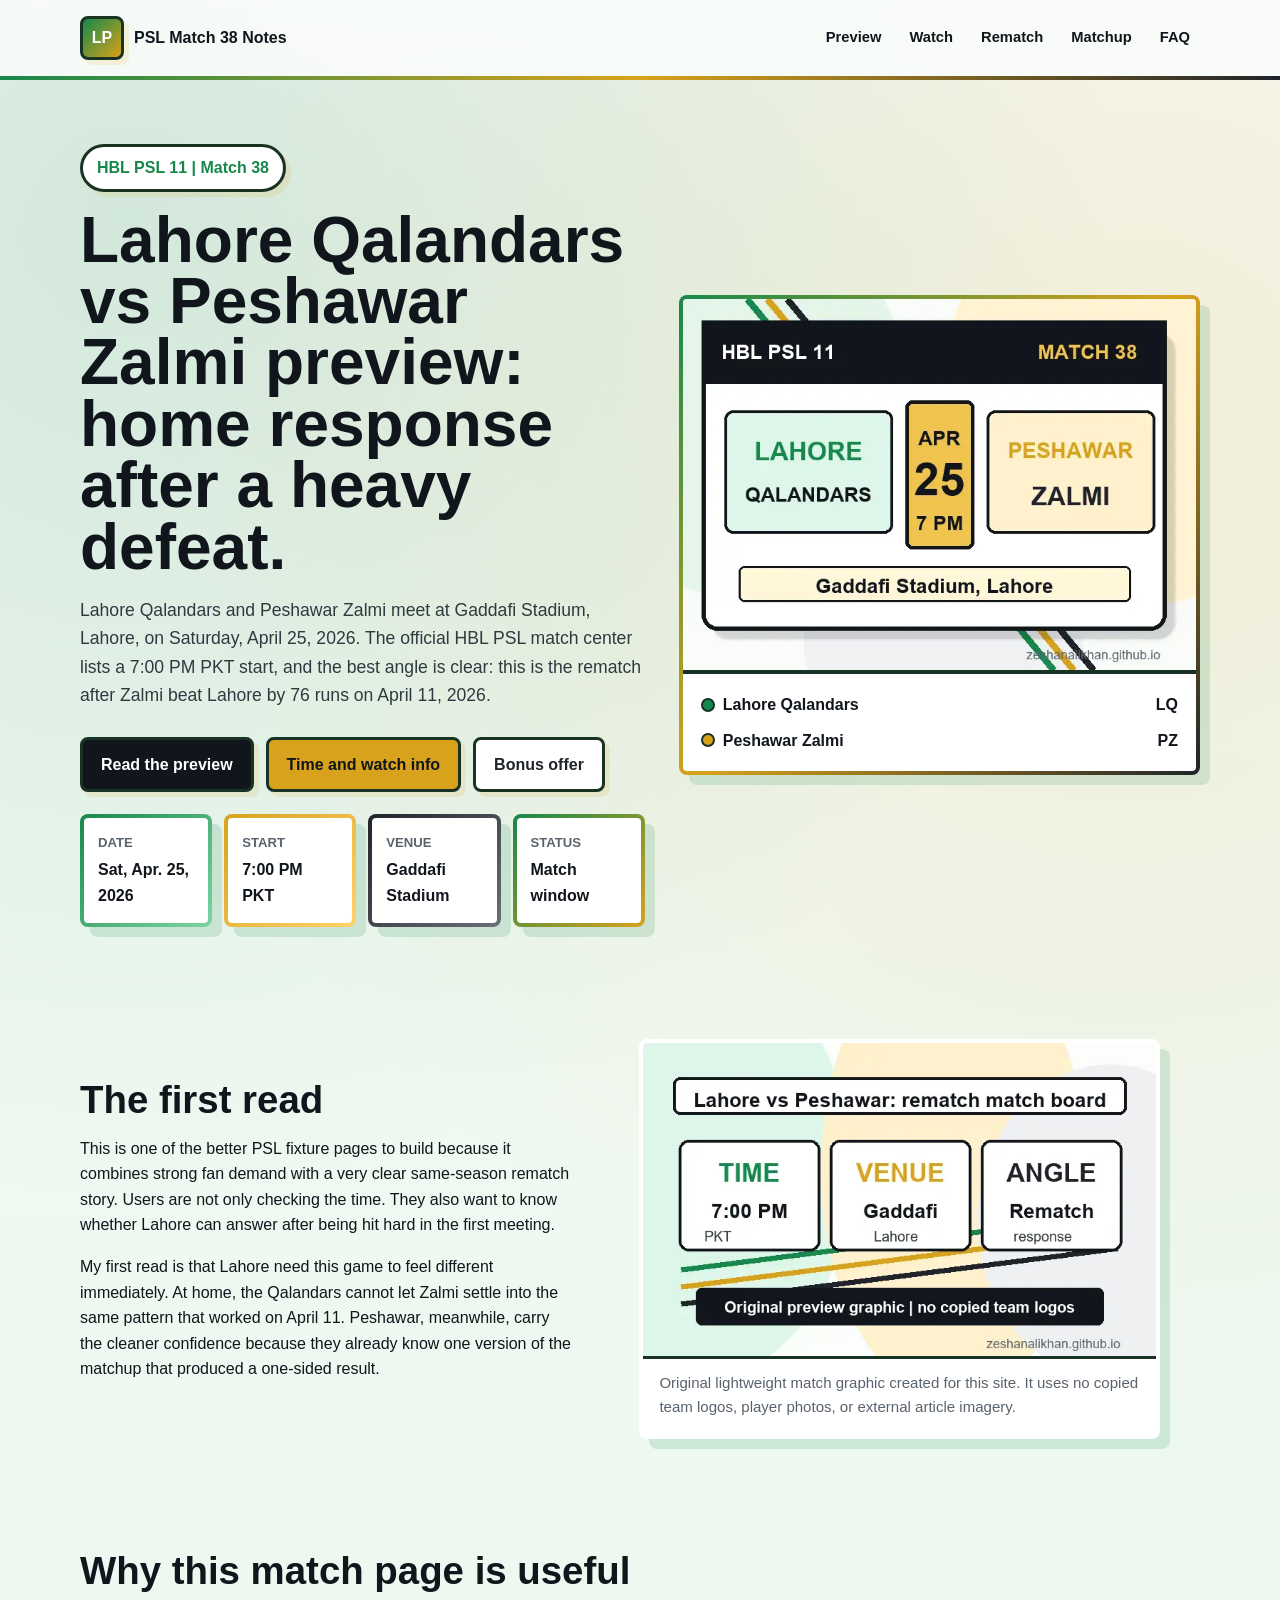
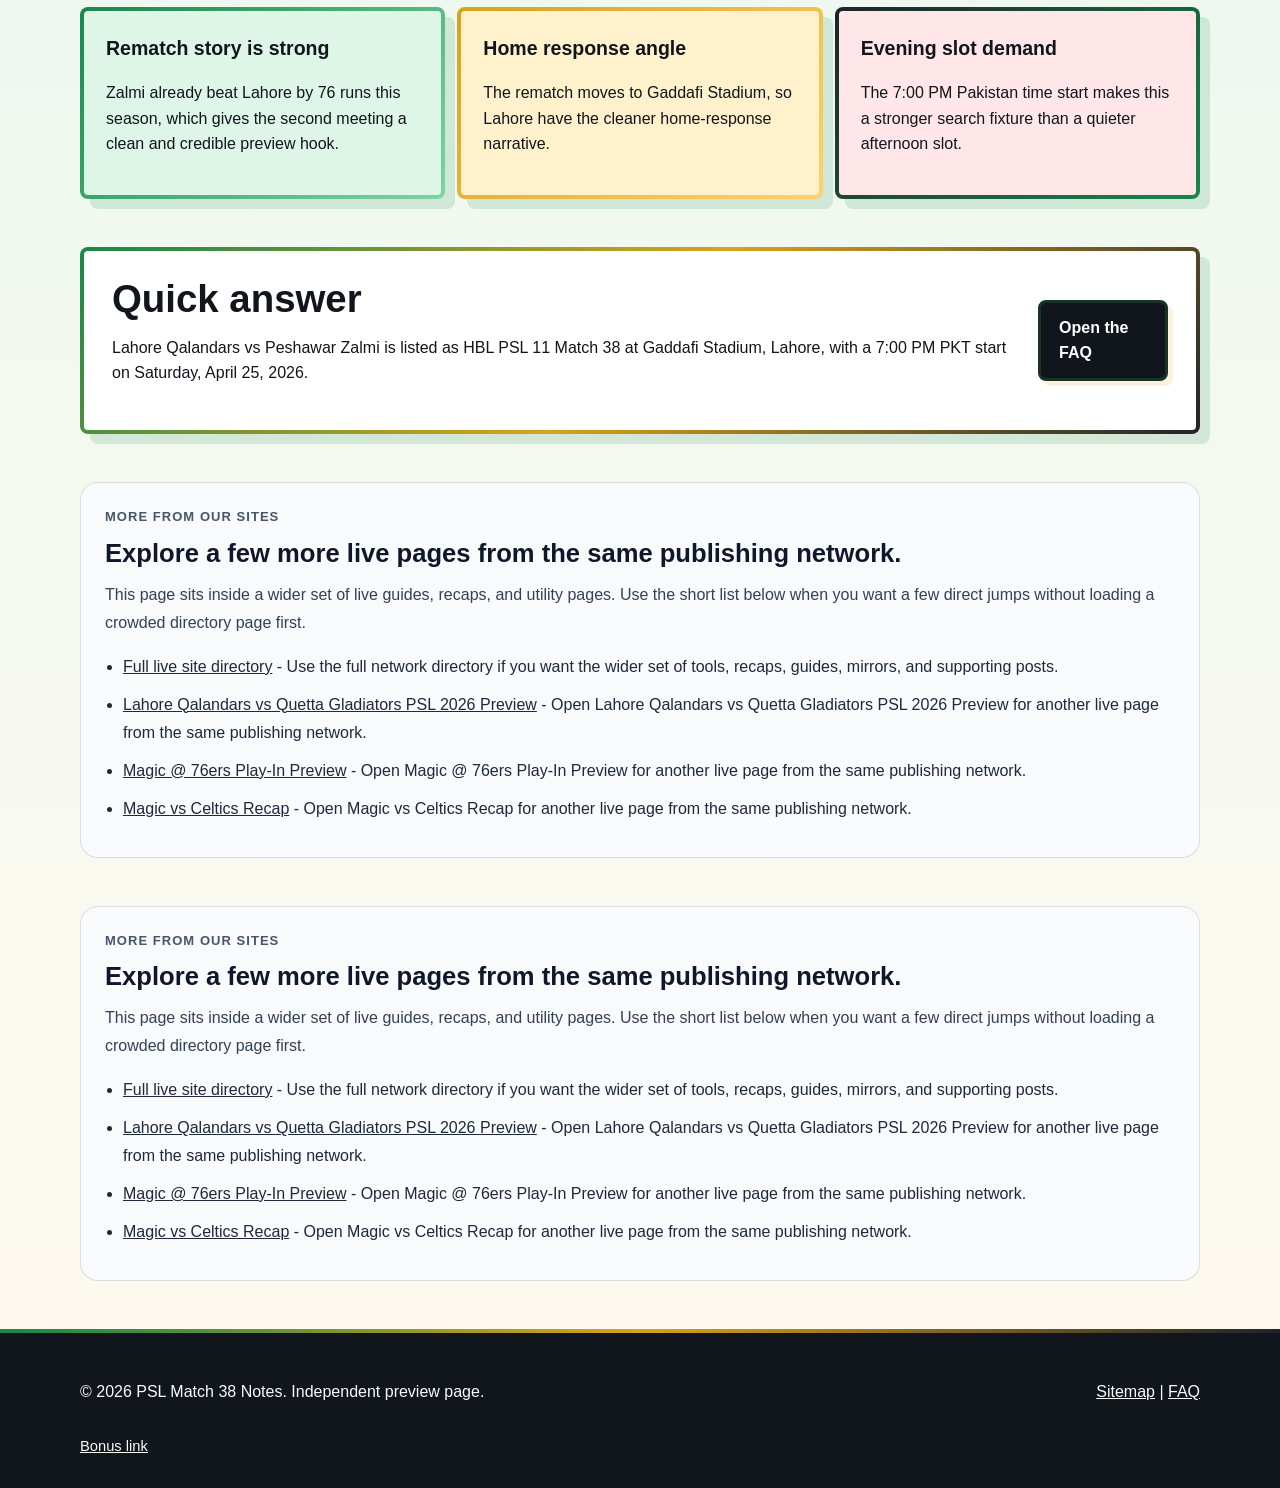
<file: index.html>
<!doctype html>
<html lang="en">
  <head>
    <meta charset="utf-8">
    <meta name="viewport" content="width=device-width, initial-scale=1">
    <meta name="google-site-verification" content="zPeMqoo2h3M_oqIertTkiu1rAj5quQBwW_J42bXbuFM">
    <title>Lahore Qalandars vs Peshawar Zalmi PSL 2026 Preview</title>
    <meta name="description" content="Original Lahore Qalandars vs Peshawar Zalmi HBL PSL 11 preview with match time, Gaddafi Stadium venue notes, rematch story, and matchup angles.">
    <link rel="canonical" href="https://zeshanalikhan.github.io/lahore-qalandars-peshawar-zalmi-psl-preview/">
    <meta property="og:title" content="Lahore Qalandars vs Peshawar Zalmi PSL 2026 Preview">
    <meta property="og:description" content="Lahore Qalandars meet Peshawar Zalmi in HBL PSL 11 Match 38 at Gaddafi Stadium, Lahore.">
    <meta property="og:type" content="website">
    <meta property="og:url" content="https://zeshanalikhan.github.io/lahore-qalandars-peshawar-zalmi-psl-preview/">
    <meta property="og:image" content="https://zeshanalikhan.github.io/lahore-qalandars-peshawar-zalmi-psl-preview/assets/images/lahore-zalmi-hero.webp">
    <meta name="twitter:card" content="summary_large_image">
    <link rel="stylesheet" href="styles.css">
    <script type="application/ld+json">
      {
        "@context": "https://schema.org",
        "@type": "SportsEvent",
        "name": "Lahore Qalandars vs Peshawar Zalmi",
        "startDate": "2026-04-25T19:00:00+05:00",
        "eventStatus": "https://schema.org/EventScheduled",
        "eventAttendanceMode": "https://schema.org/OfflineEventAttendanceMode",
        "location": {
          "@type": "Place",
          "name": "Gaddafi Stadium",
          "address": {
            "@type": "PostalAddress",
            "addressLocality": "Lahore",
            "addressCountry": "PK"
          }
        },
        "homeTeam": {"@type": "SportsTeam", "name": "Lahore Qalandars"},
        "awayTeam": {"@type": "SportsTeam", "name": "Peshawar Zalmi"},
        "sport": "Cricket"
      }
    </script>
  </head>
  <body>
    <a class="skip-link" href="#main">Skip to content</a>
    <header class="site-header">
      <div class="nav-wrap">
        <a class="brand" href="index.html" aria-label="Lahore Peshawar PSL preview home">
          <span class="brand-mark">LP</span>
          <span>PSL Match 38 Notes</span>
        </a>
        <nav class="nav-links" aria-label="Main navigation">
          <a href="pages/match-preview.html">Preview</a>
          <a href="pages/how-to-watch.html">Watch</a>
          <a href="pages/rematch-story.html">Rematch</a>
          <a href="pages/matchup-notes.html">Matchup</a>
          <a href="pages/game-faq.html">FAQ</a>
        </nav>
      </div>
    </header>

    <main id="main">
      <section class="hero">
        <div class="hero-inner">
          <div class="hero-copy">
            <span class="eyebrow">HBL PSL 11 | Match 38</span>
            <h1>Lahore Qalandars vs Peshawar Zalmi preview: home response after a heavy defeat.</h1>
            <p class="lede">Lahore Qalandars and Peshawar Zalmi meet at Gaddafi Stadium, Lahore, on Saturday, April 25, 2026. The official HBL PSL match center lists a 7:00 PM PKT start, and the best angle is clear: this is the rematch after Zalmi beat Lahore by 76 runs on April 11, 2026.</p>
            <div class="cta-row">
              <a class="button" href="pages/match-preview.html">Read the preview</a>
              <a class="button secondary" href="pages/how-to-watch.html">Time and watch info</a>
              <a class="button ghost" href="https://www.profitablecpmratenetwork.com/j9f627innq?key=be46e17df9e34aa3b5b8e77e88a34740" rel="nofollow sponsored noopener" target="_blank">Bonus offer</a>
            </div>
            <div class="meta-grid" aria-label="Match quick facts">
              <div class="fact-card"><span>Date</span><strong>Sat, Apr. 25, 2026</strong></div>
              <div class="fact-card"><span>Start</span><strong>7:00 PM PKT</strong></div>
              <div class="fact-card"><span>Venue</span><strong>Gaddafi Stadium</strong></div>
              <div class="fact-card"><span>Status</span><strong data-event-countdown>Checking match window</strong></div>
            </div>
          </div>
          <aside class="hero-card" aria-label="Match card">
            <img src="assets/images/lahore-zalmi-hero.webp" width="720" height="520" alt="Illustrated Lahore Qalandars vs Peshawar Zalmi PSL match card">
            <div class="scoreboard">
              <div class="score-row"><span><span class="team-dot lahore"></span>Lahore Qalandars</span><strong>LQ</strong></div>
              <div class="score-row"><span><span class="team-dot zalmi"></span>Peshawar Zalmi</span><strong>PZ</strong></div>
            </div>
          </aside>
        </div>
      </section>

      <section class="section">
        <div class="two-col">
          <div>
            <h2>The first read</h2>
            <p>This is one of the better PSL fixture pages to build because it combines strong fan demand with a very clear same-season rematch story. Users are not only checking the time. They also want to know whether Lahore can answer after being hit hard in the first meeting.</p>
            <p>My first read is that Lahore need this game to feel different immediately. At home, the Qalandars cannot let Zalmi settle into the same pattern that worked on April 11. Peshawar, meanwhile, carry the cleaner confidence because they already know one version of the matchup that produced a one-sided result.</p>
          </div>
          <figure class="image-frame">
            <img src="assets/images/lahore-zalmi-context.webp" width="720" height="440" alt="Illustrated PSL context board for Lahore Qalandars vs Peshawar Zalmi">
            <figcaption>Original lightweight match graphic created for this site. It uses no copied team logos, player photos, or external article imagery.</figcaption>
          </figure>
        </div>
      </section>

      <section class="section">
        <h2>Why this match page is useful</h2>
        <div class="card-grid">
          <article class="panel">
            <h3>Rematch story is strong</h3>
            <p>Zalmi already beat Lahore by 76 runs this season, which gives the second meeting a clean and credible preview hook.</p>
          </article>
          <article class="panel">
            <h3>Home response angle</h3>
            <p>The rematch moves to Gaddafi Stadium, so Lahore have the cleaner home-response narrative.</p>
          </article>
          <article class="panel">
            <h3>Evening slot demand</h3>
            <p>The 7:00 PM Pakistan time start makes this a stronger search fixture than a quieter afternoon slot.</p>
          </article>
        </div>
      </section>

      <section class="section split-band">
        <div>
          <h2>Quick answer</h2>
          <p>Lahore Qalandars vs Peshawar Zalmi is listed as HBL PSL 11 Match 38 at Gaddafi Stadium, Lahore, with a 7:00 PM PKT start on Saturday, April 25, 2026.</p>
        </div>
        <a class="button" href="pages/game-faq.html">Open the FAQ</a>
      </section>

      <!-- NETWORK_LINKS_START -->
      <section data-network-links="true" aria-labelledby="network-links-heading" style="padding:0 0 48px;">
        <div style="width:min(1120px, calc(100% - 32px)); margin:0 auto;">
          <div style="border:1px solid rgba(15, 23, 42, 0.12); background:#f8fafc; border-radius:18px; padding:24px;">
            <p style="margin:0 0 10px; font-size:13px; font-weight:800; letter-spacing:0.08em; text-transform:uppercase; color:#475569;">More from our sites</p>
            <h2 id="network-links-heading" style="margin:0 0 12px; font-size:clamp(1.5rem, 2vw, 1.9rem); line-height:1.2; color:#0f172a;">Explore a few more live pages from the same publishing network.</h2>
            <p style="margin:0 0 16px; color:#334155; line-height:1.75;">This page sits inside a wider set of live guides, recaps, and utility pages. Use the short list below when you want a few direct jumps without loading a crowded directory page first.</p>
            <ul style="margin:0; padding-left:18px; color:#1e293b; line-height:1.75;">
          <li style="margin:0 0 10px;"><a href="https://zeshanalikhan.github.io/creator-app-hub-site/pages/site-directory.html">Full live site directory</a> - Use the full network directory if you want the wider set of tools, recaps, guides, mirrors, and supporting posts.</li>
          <li style="margin:0 0 10px;"><a href="https://zeshanalikhan.github.io/lahore-qalandars-quetta-gladiators-psl-preview/">Lahore Qalandars vs Quetta Gladiators PSL 2026 Preview</a> - Open Lahore Qalandars vs Quetta Gladiators PSL 2026 Preview for another live page from the same publishing network.</li>
          <li style="margin:0 0 10px;"><a href="https://zeshanalikhan.github.io/magic-76ers-play-in-preview/">Magic @ 76ers Play-In Preview</a> - Open Magic @ 76ers Play-In Preview for another live page from the same publishing network.</li>
          <li style="margin:0 0 10px;"><a href="https://zeshanalikhan.github.io/magic-celtics-recap/">Magic vs Celtics Recap</a> - Open Magic vs Celtics Recap for another live page from the same publishing network.</li>
            </ul>
          </div>
        </div>
      </section>
      <!-- NETWORK_LINKS_END -->
    
      <!-- NETWORK_LINKS_START -->
      <section data-network-links="true" aria-labelledby="network-links-heading" style="padding:0 0 48px;">
        <div style="width:min(1120px, calc(100% - 32px)); margin:0 auto;">
          <div style="border:1px solid rgba(15, 23, 42, 0.12); background:#f8fafc; border-radius:18px; padding:24px;">
            <p style="margin:0 0 10px; font-size:13px; font-weight:800; letter-spacing:0.08em; text-transform:uppercase; color:#475569;">More from our sites</p>
            <h2 id="network-links-heading" style="margin:0 0 12px; font-size:clamp(1.5rem, 2vw, 1.9rem); line-height:1.2; color:#0f172a;">Explore a few more live pages from the same publishing network.</h2>
            <p style="margin:0 0 16px; color:#334155; line-height:1.75;">This page sits inside a wider set of live guides, recaps, and utility pages. Use the short list below when you want a few direct jumps without loading a crowded directory page first.</p>
            <ul style="margin:0; padding-left:18px; color:#1e293b; line-height:1.75;">
          <li style="margin:0 0 10px;"><a href="https://zeshanalikhan.github.io/creator-app-hub-site/pages/site-directory.html">Full live site directory</a> - Use the full network directory if you want the wider set of tools, recaps, guides, mirrors, and supporting posts.</li>
          <li style="margin:0 0 10px;"><a href="https://zeshanalikhan.github.io/lahore-qalandars-quetta-gladiators-psl-preview/">Lahore Qalandars vs Quetta Gladiators PSL 2026 Preview</a> - Open Lahore Qalandars vs Quetta Gladiators PSL 2026 Preview for another live page from the same publishing network.</li>
          <li style="margin:0 0 10px;"><a href="https://zeshanalikhan.github.io/magic-76ers-play-in-preview/">Magic @ 76ers Play-In Preview</a> - Open Magic @ 76ers Play-In Preview for another live page from the same publishing network.</li>
          <li style="margin:0 0 10px;"><a href="https://zeshanalikhan.github.io/magic-celtics-recap/">Magic vs Celtics Recap</a> - Open Magic vs Celtics Recap for another live page from the same publishing network.</li>
            </ul>
          </div>
        </div>
      </section>
      <!-- NETWORK_LINKS_END -->
    </main>

    <footer class="site-footer">
      <div class="footer-inner">
        <p>&copy; <span data-year>2026</span> PSL Match 38 Notes. Independent preview page.</p>
        <p><a href="sitemap.xml">Sitemap</a> | <a href="pages/game-faq.html">FAQ</a></p>
      </div>
      <div class="adsterra-link-wrap">
        <a class="adsterra-link" href="https://www.profitablecpmratenetwork.com/j9f627innq?key=be46e17df9e34aa3b5b8e77e88a34740" rel="nofollow sponsored noopener" target="_blank">Bonus link</a>
      </div>
    </footer>
    <script src="app.js" defer></script>
  </body>
</html>
</file>
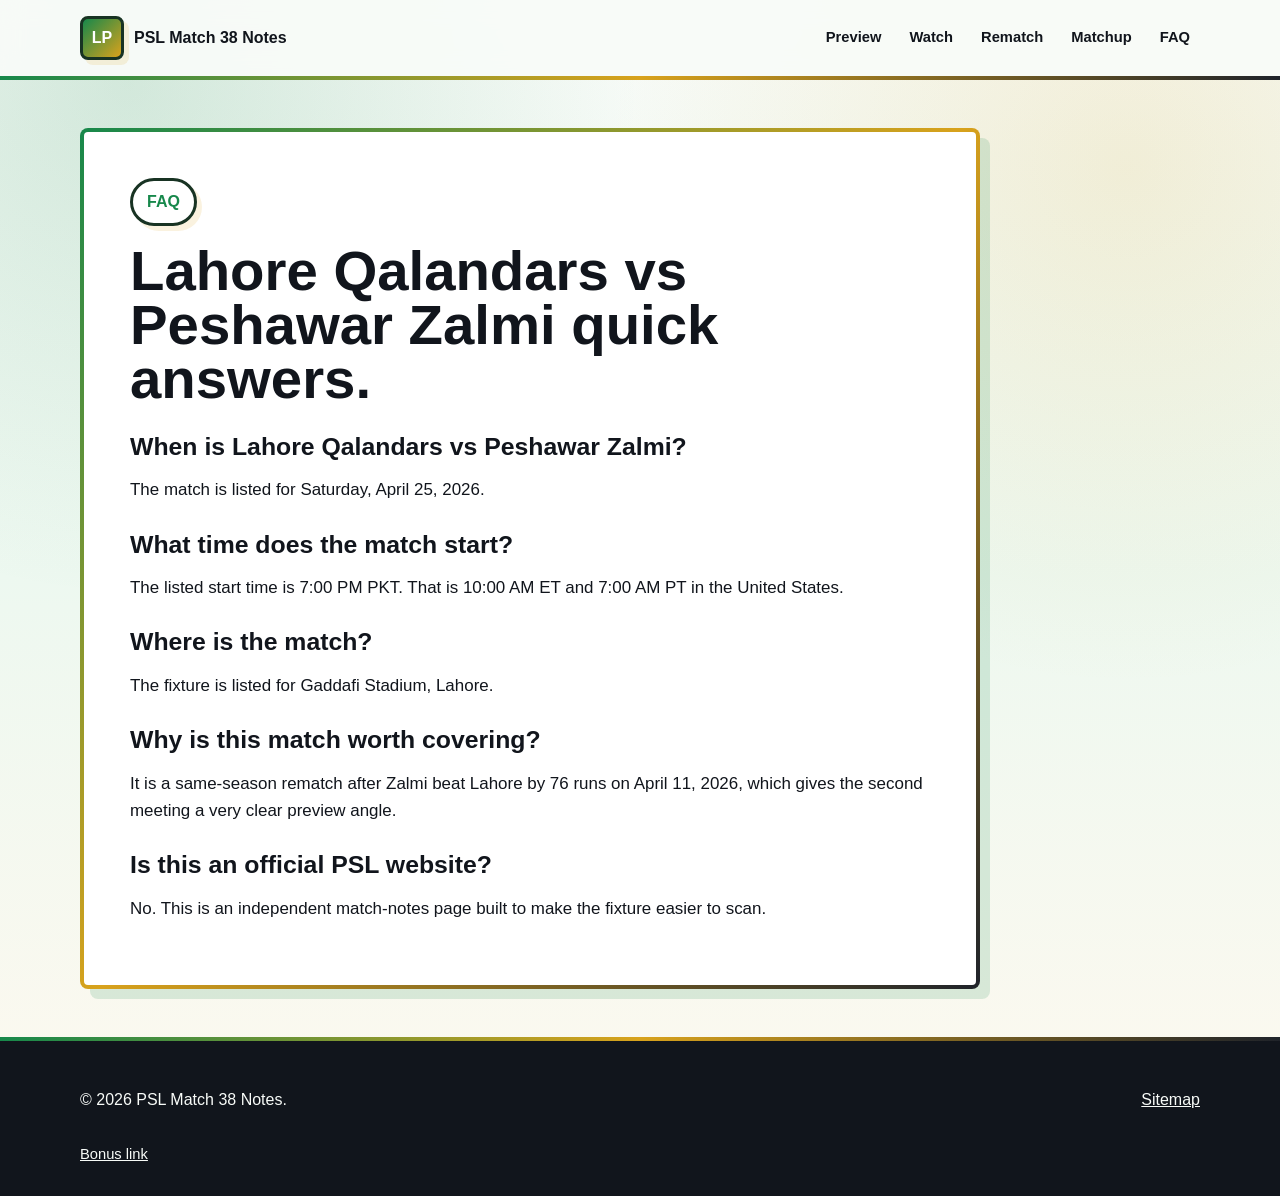
<file: pages/game-faq.html>
<!doctype html>
<html lang="en">
  <head>
    <meta charset="utf-8">
    <meta name="viewport" content="width=device-width, initial-scale=1">
    <meta name="google-site-verification" content="zPeMqoo2h3M_oqIertTkiu1rAj5quQBwW_J42bXbuFM">
    <title>Lahore Qalandars vs Peshawar Zalmi FAQ</title>
    <meta name="description" content="Quick FAQ for Lahore Qalandars vs Peshawar Zalmi PSL 2026, including date, start time, venue, and rematch context.">
    <link rel="canonical" href="https://zeshanalikhan.github.io/lahore-qalandars-peshawar-zalmi-psl-preview/pages/game-faq.html">
    <link rel="stylesheet" href="../styles.css">
    <script type="application/ld+json">
      {
        "@context": "https://schema.org",
        "@type": "FAQPage",
        "mainEntity": [
          {"@type": "Question", "name": "When is Lahore Qalandars vs Peshawar Zalmi?", "acceptedAnswer": {"@type": "Answer", "text": "The match is listed for Saturday, April 25, 2026."}},
          {"@type": "Question", "name": "What time does Lahore vs Peshawar start?", "acceptedAnswer": {"@type": "Answer", "text": "The listed start time is 7:00 PM Pakistan time."}},
          {"@type": "Question", "name": "Where is Lahore vs Peshawar being played?", "acceptedAnswer": {"@type": "Answer", "text": "The venue is Gaddafi Stadium, Lahore."}}
        ]
      }
    </script>
  </head>
  <body>
    <header class="site-header"><div class="nav-wrap"><a class="brand" href="../index.html"><span class="brand-mark">LP</span><span>PSL Match 38 Notes</span></a><nav class="nav-links"><a href="match-preview.html">Preview</a><a href="how-to-watch.html">Watch</a><a href="rematch-story.html">Rematch</a><a href="matchup-notes.html">Matchup</a><a href="game-faq.html">FAQ</a></nav></div></header>
    <main class="page-shell">
      <article class="article faq">
        <span class="eyebrow">FAQ</span>
        <h1>Lahore Qalandars vs Peshawar Zalmi quick answers.</h1>
        <h2>When is Lahore Qalandars vs Peshawar Zalmi?</h2>
        <p>The match is listed for Saturday, April 25, 2026.</p>
        <h2>What time does the match start?</h2>
        <p>The listed start time is 7:00 PM PKT. That is 10:00 AM ET and 7:00 AM PT in the United States.</p>
        <h2>Where is the match?</h2>
        <p>The fixture is listed for Gaddafi Stadium, Lahore.</p>
        <h2>Why is this match worth covering?</h2>
        <p>It is a same-season rematch after Zalmi beat Lahore by 76 runs on April 11, 2026, which gives the second meeting a very clear preview angle.</p>
        <h2>Is this an official PSL website?</h2>
        <p>No. This is an independent match-notes page built to make the fixture easier to scan.</p>
      </article>
    </main>
    <footer class="site-footer"><div class="footer-inner"><p>&copy; <span data-year>2026</span> PSL Match 38 Notes.</p><p><a href="../sitemap.xml">Sitemap</a></p></div><div class="adsterra-link-wrap"><a class="adsterra-link" href="https://www.profitablecpmratenetwork.com/j9f627innq?key=be46e17df9e34aa3b5b8e77e88a34740" rel="nofollow sponsored noopener" target="_blank">Bonus link</a></div></footer>
    <script src="../app.js" defer></script>
  </body>
</html>
</file>
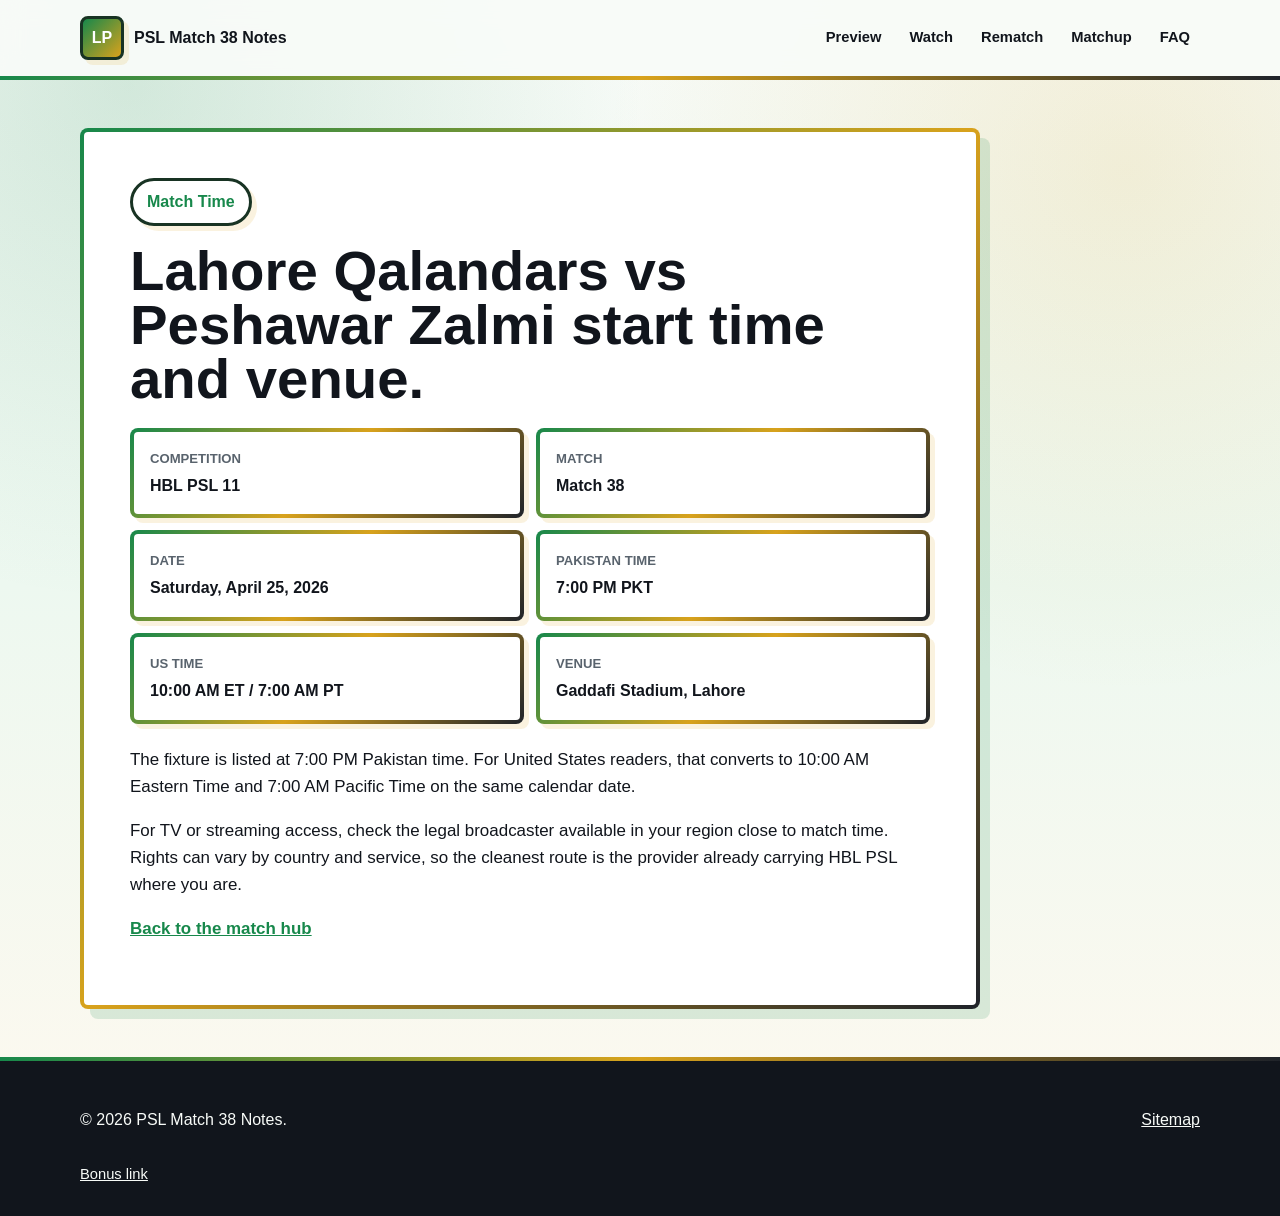
<file: pages/how-to-watch.html>
<!doctype html>
<html lang="en">
  <head>
    <meta charset="utf-8">
    <meta name="viewport" content="width=device-width, initial-scale=1">
    <meta name="google-site-verification" content="zPeMqoo2h3M_oqIertTkiu1rAj5quQBwW_J42bXbuFM">
    <title>Lahore vs Peshawar Match Time and Watch Info</title>
    <meta name="description" content="Lahore Qalandars vs Peshawar Zalmi PSL 2026 match time, Pakistan time conversion, Gaddafi Stadium venue, and quick fixture notes.">
    <link rel="canonical" href="https://zeshanalikhan.github.io/lahore-qalandars-peshawar-zalmi-psl-preview/pages/how-to-watch.html">
    <link rel="stylesheet" href="../styles.css">
  </head>
  <body>
    <header class="site-header"><div class="nav-wrap"><a class="brand" href="../index.html"><span class="brand-mark">LP</span><span>PSL Match 38 Notes</span></a><nav class="nav-links"><a href="match-preview.html">Preview</a><a href="how-to-watch.html">Watch</a><a href="rematch-story.html">Rematch</a><a href="matchup-notes.html">Matchup</a><a href="game-faq.html">FAQ</a></nav></div></header>
    <main class="page-shell">
      <article class="article">
        <span class="eyebrow">Match Time</span>
        <h1>Lahore Qalandars vs Peshawar Zalmi start time and venue.</h1>
        <div class="info-list">
          <div><span>Competition</span><strong>HBL PSL 11</strong></div>
          <div><span>Match</span><strong>Match 38</strong></div>
          <div><span>Date</span><strong>Saturday, April 25, 2026</strong></div>
          <div><span>Pakistan time</span><strong>7:00 PM PKT</strong></div>
          <div><span>US time</span><strong>10:00 AM ET / 7:00 AM PT</strong></div>
          <div><span>Venue</span><strong>Gaddafi Stadium, Lahore</strong></div>
        </div>
        <p>The fixture is listed at 7:00 PM Pakistan time. For United States readers, that converts to 10:00 AM Eastern Time and 7:00 AM Pacific Time on the same calendar date.</p>
        <p>For TV or streaming access, check the legal broadcaster available in your region close to match time. Rights can vary by country and service, so the cleanest route is the provider already carrying HBL PSL where you are.</p>
        <p><a class="text-link" href="../index.html">Back to the match hub</a></p>
      </article>
    </main>
    <footer class="site-footer"><div class="footer-inner"><p>&copy; <span data-year>2026</span> PSL Match 38 Notes.</p><p><a href="../sitemap.xml">Sitemap</a></p></div><div class="adsterra-link-wrap"><a class="adsterra-link" href="https://www.profitablecpmratenetwork.com/j9f627innq?key=be46e17df9e34aa3b5b8e77e88a34740" rel="nofollow sponsored noopener" target="_blank">Bonus link</a></div></footer>
    <script src="../app.js" defer></script>
  </body>
</html>
</file>
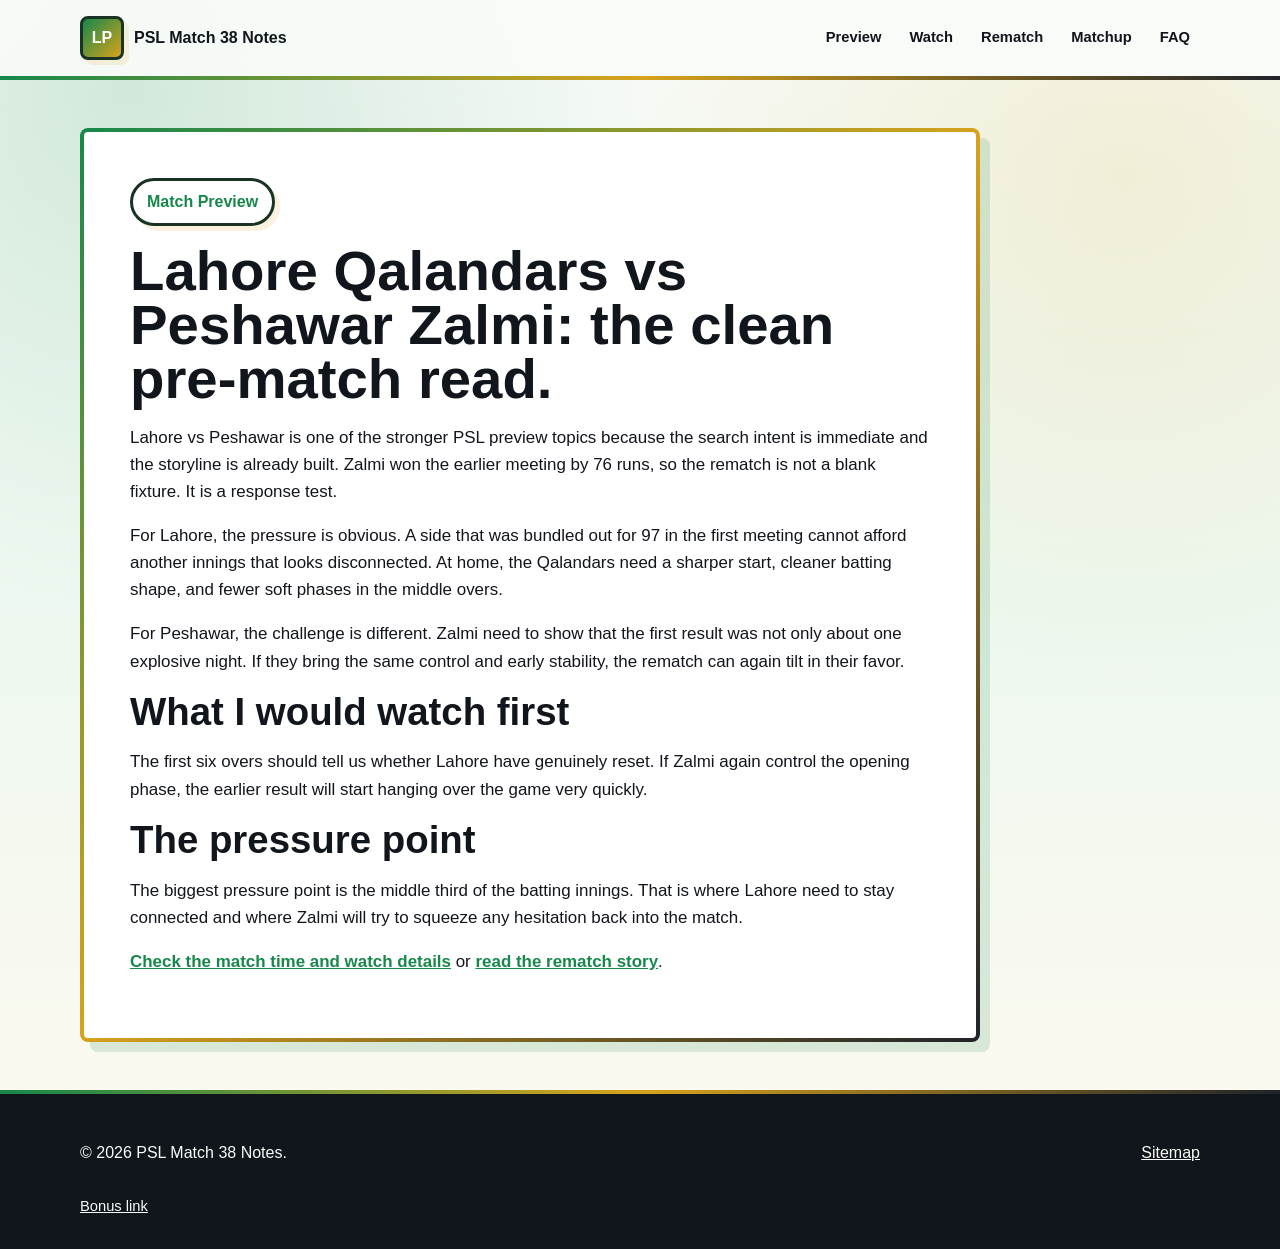
<file: pages/match-preview.html>
<!doctype html>
<html lang="en">
  <head>
    <meta charset="utf-8">
    <meta name="viewport" content="width=device-width, initial-scale=1">
    <meta name="google-site-verification" content="zPeMqoo2h3M_oqIertTkiu1rAj5quQBwW_J42bXbuFM">
    <title>Lahore Qalandars vs Peshawar Zalmi Match Preview</title>
    <meta name="description" content="Original Lahore Qalandars vs Peshawar Zalmi PSL match preview with Lahore venue notes, rematch pressure, and tactical pre-match angles.">
    <link rel="canonical" href="https://zeshanalikhan.github.io/lahore-qalandars-peshawar-zalmi-psl-preview/pages/match-preview.html">
    <link rel="stylesheet" href="../styles.css">
  </head>
  <body>
    <header class="site-header"><div class="nav-wrap"><a class="brand" href="../index.html"><span class="brand-mark">LP</span><span>PSL Match 38 Notes</span></a><nav class="nav-links"><a href="match-preview.html">Preview</a><a href="how-to-watch.html">Watch</a><a href="rematch-story.html">Rematch</a><a href="matchup-notes.html">Matchup</a><a href="game-faq.html">FAQ</a></nav></div></header>
    <main class="page-shell">
      <article class="article">
        <span class="eyebrow">Match Preview</span>
        <h1>Lahore Qalandars vs Peshawar Zalmi: the clean pre-match read.</h1>
        <p>Lahore vs Peshawar is one of the stronger PSL preview topics because the search intent is immediate and the storyline is already built. Zalmi won the earlier meeting by 76 runs, so the rematch is not a blank fixture. It is a response test.</p>
        <p>For Lahore, the pressure is obvious. A side that was bundled out for 97 in the first meeting cannot afford another innings that looks disconnected. At home, the Qalandars need a sharper start, cleaner batting shape, and fewer soft phases in the middle overs.</p>
        <p>For Peshawar, the challenge is different. Zalmi need to show that the first result was not only about one explosive night. If they bring the same control and early stability, the rematch can again tilt in their favor.</p>
        <h2>What I would watch first</h2>
        <p>The first six overs should tell us whether Lahore have genuinely reset. If Zalmi again control the opening phase, the earlier result will start hanging over the game very quickly.</p>
        <h2>The pressure point</h2>
        <p>The biggest pressure point is the middle third of the batting innings. That is where Lahore need to stay connected and where Zalmi will try to squeeze any hesitation back into the match.</p>
        <p><a class="text-link" href="how-to-watch.html">Check the match time and watch details</a> or <a class="text-link" href="rematch-story.html">read the rematch story</a>.</p>
      </article>
    </main>
    <footer class="site-footer"><div class="footer-inner"><p>&copy; <span data-year>2026</span> PSL Match 38 Notes.</p><p><a href="../sitemap.xml">Sitemap</a></p></div><div class="adsterra-link-wrap"><a class="adsterra-link" href="https://www.profitablecpmratenetwork.com/j9f627innq?key=be46e17df9e34aa3b5b8e77e88a34740" rel="nofollow sponsored noopener" target="_blank">Bonus link</a></div></footer>
    <script src="../app.js" defer></script>
  </body>
</html>
</file>
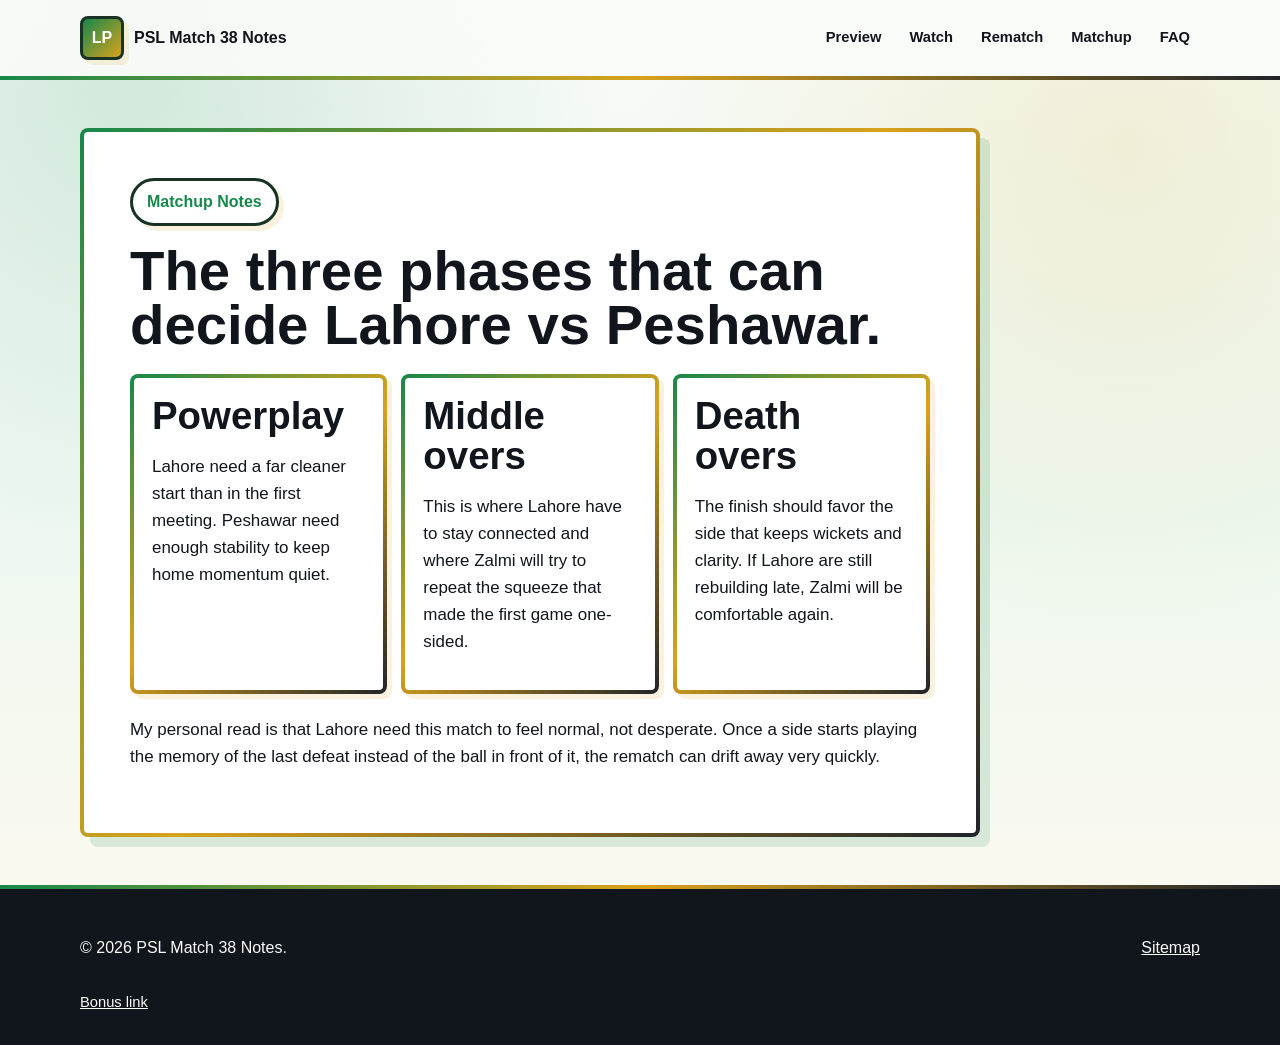
<file: pages/matchup-notes.html>
<!doctype html>
<html lang="en">
  <head>
    <meta charset="utf-8">
    <meta name="viewport" content="width=device-width, initial-scale=1">
    <meta name="google-site-verification" content="zPeMqoo2h3M_oqIertTkiu1rAj5quQBwW_J42bXbuFM">
    <title>Lahore vs Peshawar Matchup Notes</title>
    <meta name="description" content="Matchup notes for Lahore Qalandars vs Peshawar Zalmi in HBL PSL 11, including powerplay, middle overs, and death overs.">
    <link rel="canonical" href="https://zeshanalikhan.github.io/lahore-qalandars-peshawar-zalmi-psl-preview/pages/matchup-notes.html">
    <link rel="stylesheet" href="../styles.css">
  </head>
  <body>
    <header class="site-header"><div class="nav-wrap"><a class="brand" href="../index.html"><span class="brand-mark">LP</span><span>PSL Match 38 Notes</span></a><nav class="nav-links"><a href="match-preview.html">Preview</a><a href="how-to-watch.html">Watch</a><a href="rematch-story.html">Rematch</a><a href="matchup-notes.html">Matchup</a><a href="game-faq.html">FAQ</a></nav></div></header>
    <main class="page-shell">
      <article class="article">
        <span class="eyebrow">Matchup Notes</span>
        <h1>The three phases that can decide Lahore vs Peshawar.</h1>
        <div class="phase-grid">
          <section>
            <h2>Powerplay</h2>
            <p>Lahore need a far cleaner start than in the first meeting. Peshawar need enough stability to keep home momentum quiet.</p>
          </section>
          <section>
            <h2>Middle overs</h2>
            <p>This is where Lahore have to stay connected and where Zalmi will try to repeat the squeeze that made the first game one-sided.</p>
          </section>
          <section>
            <h2>Death overs</h2>
            <p>The finish should favor the side that keeps wickets and clarity. If Lahore are still rebuilding late, Zalmi will be comfortable again.</p>
          </section>
        </div>
        <p>My personal read is that Lahore need this match to feel normal, not desperate. Once a side starts playing the memory of the last defeat instead of the ball in front of it, the rematch can drift away very quickly.</p>
      </article>
    </main>
    <footer class="site-footer"><div class="footer-inner"><p>&copy; <span data-year>2026</span> PSL Match 38 Notes.</p><p><a href="../sitemap.xml">Sitemap</a></p></div><div class="adsterra-link-wrap"><a class="adsterra-link" href="https://www.profitablecpmratenetwork.com/j9f627innq?key=be46e17df9e34aa3b5b8e77e88a34740" rel="nofollow sponsored noopener" target="_blank">Bonus link</a></div></footer>
    <script src="../app.js" defer></script>
  </body>
</html>
</file>
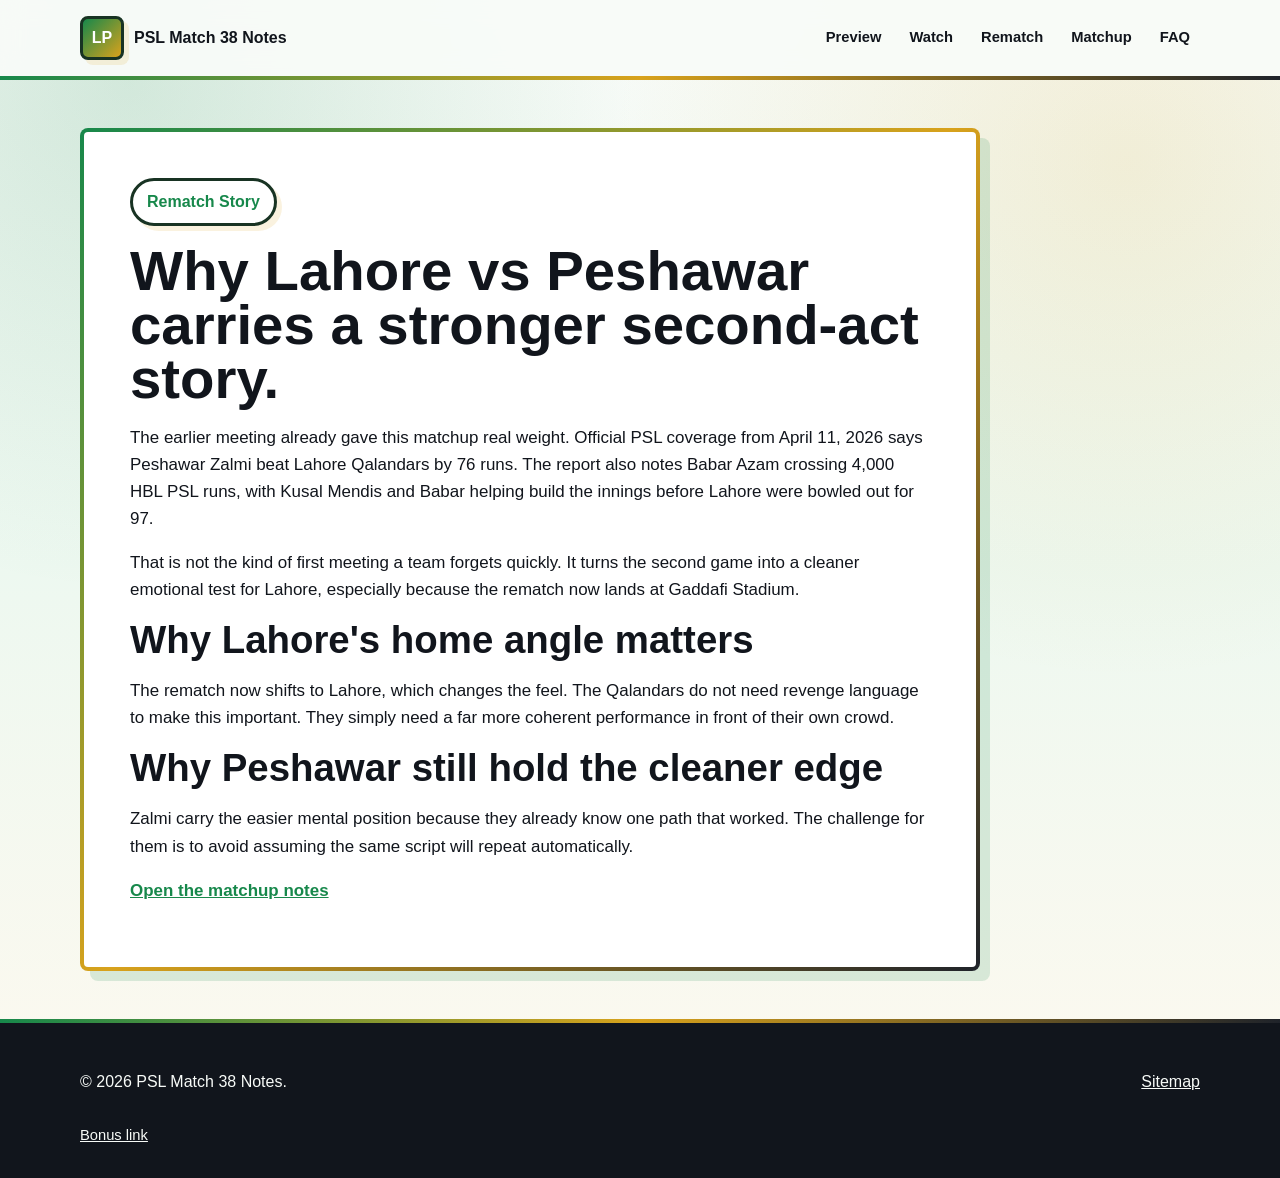
<file: pages/rematch-story.html>
<!doctype html>
<html lang="en">
  <head>
    <meta charset="utf-8">
    <meta name="viewport" content="width=device-width, initial-scale=1">
    <meta name="google-site-verification" content="zPeMqoo2h3M_oqIertTkiu1rAj5quQBwW_J42bXbuFM">
    <title>Lahore vs Peshawar Rematch Story</title>
    <meta name="description" content="Rematch context for Lahore Qalandars vs Peshawar Zalmi in HBL PSL 11, including Zalmi's earlier 76-run win and why the second meeting matters.">
    <link rel="canonical" href="https://zeshanalikhan.github.io/lahore-qalandars-peshawar-zalmi-psl-preview/pages/rematch-story.html">
    <link rel="stylesheet" href="../styles.css">
  </head>
  <body>
    <header class="site-header"><div class="nav-wrap"><a class="brand" href="../index.html"><span class="brand-mark">LP</span><span>PSL Match 38 Notes</span></a><nav class="nav-links"><a href="match-preview.html">Preview</a><a href="how-to-watch.html">Watch</a><a href="rematch-story.html">Rematch</a><a href="matchup-notes.html">Matchup</a><a href="game-faq.html">FAQ</a></nav></div></header>
    <main class="page-shell">
      <article class="article">
        <span class="eyebrow">Rematch Story</span>
        <h1>Why Lahore vs Peshawar carries a stronger second-act story.</h1>
        <p>The earlier meeting already gave this matchup real weight. Official PSL coverage from April 11, 2026 says Peshawar Zalmi beat Lahore Qalandars by 76 runs. The report also notes Babar Azam crossing 4,000 HBL PSL runs, with Kusal Mendis and Babar helping build the innings before Lahore were bowled out for 97.</p>
        <p>That is not the kind of first meeting a team forgets quickly. It turns the second game into a cleaner emotional test for Lahore, especially because the rematch now lands at Gaddafi Stadium.</p>
        <h2>Why Lahore's home angle matters</h2>
        <p>The rematch now shifts to Lahore, which changes the feel. The Qalandars do not need revenge language to make this important. They simply need a far more coherent performance in front of their own crowd.</p>
        <h2>Why Peshawar still hold the cleaner edge</h2>
        <p>Zalmi carry the easier mental position because they already know one path that worked. The challenge for them is to avoid assuming the same script will repeat automatically.</p>
        <p><a class="text-link" href="matchup-notes.html">Open the matchup notes</a></p>
      </article>
    </main>
    <footer class="site-footer"><div class="footer-inner"><p>&copy; <span data-year>2026</span> PSL Match 38 Notes.</p><p><a href="../sitemap.xml">Sitemap</a></p></div><div class="adsterra-link-wrap"><a class="adsterra-link" href="https://www.profitablecpmratenetwork.com/j9f627innq?key=be46e17df9e34aa3b5b8e77e88a34740" rel="nofollow sponsored noopener" target="_blank">Bonus link</a></div></footer>
    <script src="../app.js" defer></script>
  </body>
</html>
</file>
<file: styles.css>
:root {
  --ink: #11151c;
  --paper: #f8fbf8;
  --panel: #ffffff;
  --muted: #59636d;
  --line: #183323;
  --lahore: #17884b;
  --zalmi: #d8a21c;
  --charcoal: #1f232a;
  --mint: #ddf6e8;
  --amber: #fff1cc;
  --rose: #ffe6e8;
  --shadow: 10px 10px 0 rgba(23, 136, 75, 0.15);
  --soft-shadow: 5px 5px 0 rgba(216, 162, 28, 0.14);
}

* { box-sizing: border-box; }
html { scroll-behavior: smooth; }

body {
  margin: 0;
  background:
    radial-gradient(circle at 10% 7%, rgba(23, 136, 75, 0.16), transparent 32%),
    radial-gradient(circle at 88% 14%, rgba(216, 162, 28, 0.14), transparent 34%),
    linear-gradient(180deg, #f8fbf8 0%, #edf8f0 48%, #fff9ef 100%);
  color: var(--ink);
  font-family: Arial, Helvetica, sans-serif;
  line-height: 1.6;
}

a { color: inherit; }
img { display: block; max-width: 100%; height: auto; }

.skip-link {
  position: absolute;
  left: 12px;
  top: -80px;
  z-index: 30;
  background: var(--ink);
  color: #fff;
  padding: 10px 14px;
  border-radius: 6px;
}
.skip-link:focus { top: 12px; }

.site-header {
  position: sticky;
  top: 0;
  z-index: 20;
  background: rgba(248, 251, 248, 0.95);
  border-bottom: 4px solid transparent;
  border-image: linear-gradient(90deg, var(--lahore), var(--zalmi), var(--charcoal)) 1;
  backdrop-filter: blur(12px);
}

.nav-wrap, .hero-inner, .section, .footer-inner, .page-shell, .adsterra-link-wrap {
  width: min(1120px, calc(100% - 32px));
  margin: 0 auto;
}

.nav-wrap {
  min-height: 76px;
  display: flex;
  align-items: center;
  justify-content: space-between;
  gap: 22px;
}

.brand {
  display: inline-flex;
  align-items: center;
  gap: 10px;
  text-decoration: none;
  font-weight: 900;
}

.brand-mark {
  width: 44px;
  height: 44px;
  display: inline-grid;
  place-items: center;
  border-radius: 8px;
  background: linear-gradient(135deg, var(--lahore), var(--zalmi));
  color: #fff;
  border: 3px solid var(--line);
  box-shadow: var(--soft-shadow);
}

.nav-links {
  display: flex;
  flex-wrap: wrap;
  justify-content: flex-end;
  gap: 8px;
}
.nav-links a {
  text-decoration: none;
  font-size: 0.92rem;
  font-weight: 800;
  padding: 8px 10px;
  border-radius: 6px;
}
.nav-links a:hover { background: var(--mint); }

.hero { padding: 64px 0 48px; }
.hero-inner {
  display: grid;
  grid-template-columns: minmax(0, 1.04fr) minmax(320px, 0.96fr);
  align-items: center;
  gap: 34px;
}

.eyebrow {
  display: inline-flex;
  align-items: center;
  gap: 8px;
  background: #fff;
  border: 3px solid var(--line);
  border-radius: 999px;
  padding: 8px 14px;
  color: var(--lahore);
  font-weight: 900;
  letter-spacing: 0;
  box-shadow: var(--soft-shadow);
}

h1, h2, h3, p { overflow-wrap: anywhere; }
h1 {
  margin: 18px 0;
  font-size: clamp(2.45rem, 5vw, 5.3rem);
  line-height: 0.96;
  letter-spacing: 0;
}
h2 {
  margin: 0 0 16px;
  font-size: clamp(1.75rem, 3vw, 3rem);
  line-height: 1.04;
}
h3 { margin: 0 0 10px; font-size: 1.22rem; }
.lede { max-width: 66ch; color: #2f3a40; font-size: 1.1rem; }

.cta-row {
  display: flex;
  flex-wrap: wrap;
  gap: 12px;
  margin: 28px 0 22px;
}

.button {
  display: inline-flex;
  min-height: 48px;
  align-items: center;
  justify-content: center;
  padding: 12px 18px;
  border-radius: 8px;
  border: 3px solid var(--line);
  background: var(--ink);
  color: #fff;
  font-weight: 900;
  text-decoration: none;
  box-shadow: var(--soft-shadow);
}
.button.secondary { background: var(--zalmi); color: var(--ink); }
.button.ghost { background: #fff; color: var(--charcoal); }
.button:hover { transform: translate(-1px, -1px); }

.meta-grid, .card-grid {
  display: grid;
  grid-template-columns: repeat(4, minmax(0, 1fr));
  gap: 12px;
}

.fact-card, .panel, .hero-card, .image-frame, .article, .info-list div, .phase-grid section {
  background: var(--panel);
  border: 4px solid transparent;
  border-radius: 8px;
  box-shadow: var(--shadow);
  background-image: linear-gradient(var(--panel), var(--panel)), linear-gradient(135deg, var(--lahore), var(--zalmi), var(--charcoal));
  background-origin: border-box;
  background-clip: padding-box, border-box;
}

.fact-card { padding: 14px; }
.fact-card:nth-child(1) { background-image: linear-gradient(#ffffff, #ffffff), linear-gradient(135deg, var(--lahore), #7dd5a2); }
.fact-card:nth-child(2) { background-image: linear-gradient(#ffffff, #ffffff), linear-gradient(135deg, var(--zalmi), #ffd26a); }
.fact-card:nth-child(3) { background-image: linear-gradient(#ffffff, #ffffff), linear-gradient(135deg, var(--charcoal), #6b7077); }
.fact-card:nth-child(4) { background-image: linear-gradient(#ffffff, #ffffff), linear-gradient(135deg, var(--lahore), var(--zalmi)); }
.fact-card span, .info-list span {
  display: block;
  color: var(--muted);
  font-size: 0.82rem;
  font-weight: 900;
  text-transform: uppercase;
}
.fact-card strong, .info-list strong {
  display: block;
  margin-top: 4px;
  font-size: 1rem;
}

.hero-card { overflow: hidden; }
.scoreboard {
  border-top: 4px solid var(--line);
  padding: 18px;
  display: grid;
  gap: 10px;
}
.score-row {
  display: flex;
  justify-content: space-between;
  gap: 16px;
  align-items: center;
  font-weight: 900;
}
.score-row span { display: inline-flex; align-items: center; gap: 8px; }
.team-dot {
  width: 14px;
  height: 14px;
  border-radius: 50%;
  border: 2px solid var(--line);
}
.team-dot.lahore { background: var(--lahore); }
.team-dot.zalmi { background: var(--zalmi); }

.section { padding: 48px 0; }
.two-col {
  display: grid;
  grid-template-columns: minmax(0, 0.9fr) minmax(300px, 1.1fr);
  gap: 28px;
  align-items: center;
}

.image-frame { overflow: hidden; background: #fff; }
.image-frame figcaption {
  padding: 12px 16px 16px;
  color: var(--muted);
  font-size: 0.94rem;
  border-top: 3px solid var(--line);
}

.card-grid { grid-template-columns: repeat(3, minmax(0, 1fr)); }
.panel { padding: 22px; }
.panel:nth-child(1) { background-image: linear-gradient(var(--mint), var(--mint)), linear-gradient(135deg, var(--lahore), #7dd5a2); }
.panel:nth-child(2) { background-image: linear-gradient(var(--amber), var(--amber)), linear-gradient(135deg, var(--zalmi), #ffd26a); }
.panel:nth-child(3) { background-image: linear-gradient(var(--rose), var(--rose)), linear-gradient(135deg, var(--charcoal), var(--lahore)); }

.split-band {
  display: flex;
  justify-content: space-between;
  gap: 24px;
  align-items: center;
  background: #fff;
  border: 4px solid transparent;
  border-radius: 8px;
  box-shadow: var(--shadow);
  padding: 28px;
  margin-bottom: 48px;
  background-image: linear-gradient(#fff, #fff), linear-gradient(135deg, var(--lahore), var(--zalmi), var(--charcoal));
  background-origin: border-box;
  background-clip: padding-box, border-box;
}

.page-shell { padding: 48px 0; }
.article {
  padding: clamp(22px, 4vw, 46px);
  max-width: 900px;
}
.article h1 { font-size: clamp(2.2rem, 4.4vw, 4.35rem); }
.article p { font-size: 1.06rem; }
.text-link { color: var(--lahore); font-weight: 900; }

.info-list {
  display: grid;
  grid-template-columns: repeat(2, minmax(0, 1fr));
  gap: 12px;
  margin: 22px 0;
}
.info-list div { padding: 16px; box-shadow: var(--soft-shadow); }

.phase-grid {
  display: grid;
  grid-template-columns: repeat(3, minmax(0, 1fr));
  gap: 14px;
  margin: 22px 0;
}
.phase-grid section { padding: 18px; box-shadow: var(--soft-shadow); }
.faq h2 { margin-top: 28px; font-size: 1.55rem; }

.site-footer {
  background: var(--ink);
  color: #f8fbf8;
  padding: 30px 0;
  border-top: 4px solid transparent;
  border-image: linear-gradient(90deg, var(--lahore), var(--zalmi), var(--charcoal)) 1;
}
.footer-inner {
  display: flex;
  justify-content: space-between;
  gap: 18px;
  flex-wrap: wrap;
}
.site-footer a { color: #f8fbf8; }
.adsterra-link-wrap { margin-top: 12px; }
.adsterra-link { color: #f8fbf8; font-size: 0.92rem; }

@media (max-width: 860px) {
  .nav-wrap, .footer-inner, .split-band {
    align-items: flex-start;
    flex-direction: column;
  }
  .hero-inner, .two-col, .meta-grid, .card-grid, .info-list, .phase-grid {
    grid-template-columns: 1fr;
  }
  .hero { padding-top: 36px; }
  .nav-links { justify-content: flex-start; }
}
</file>
